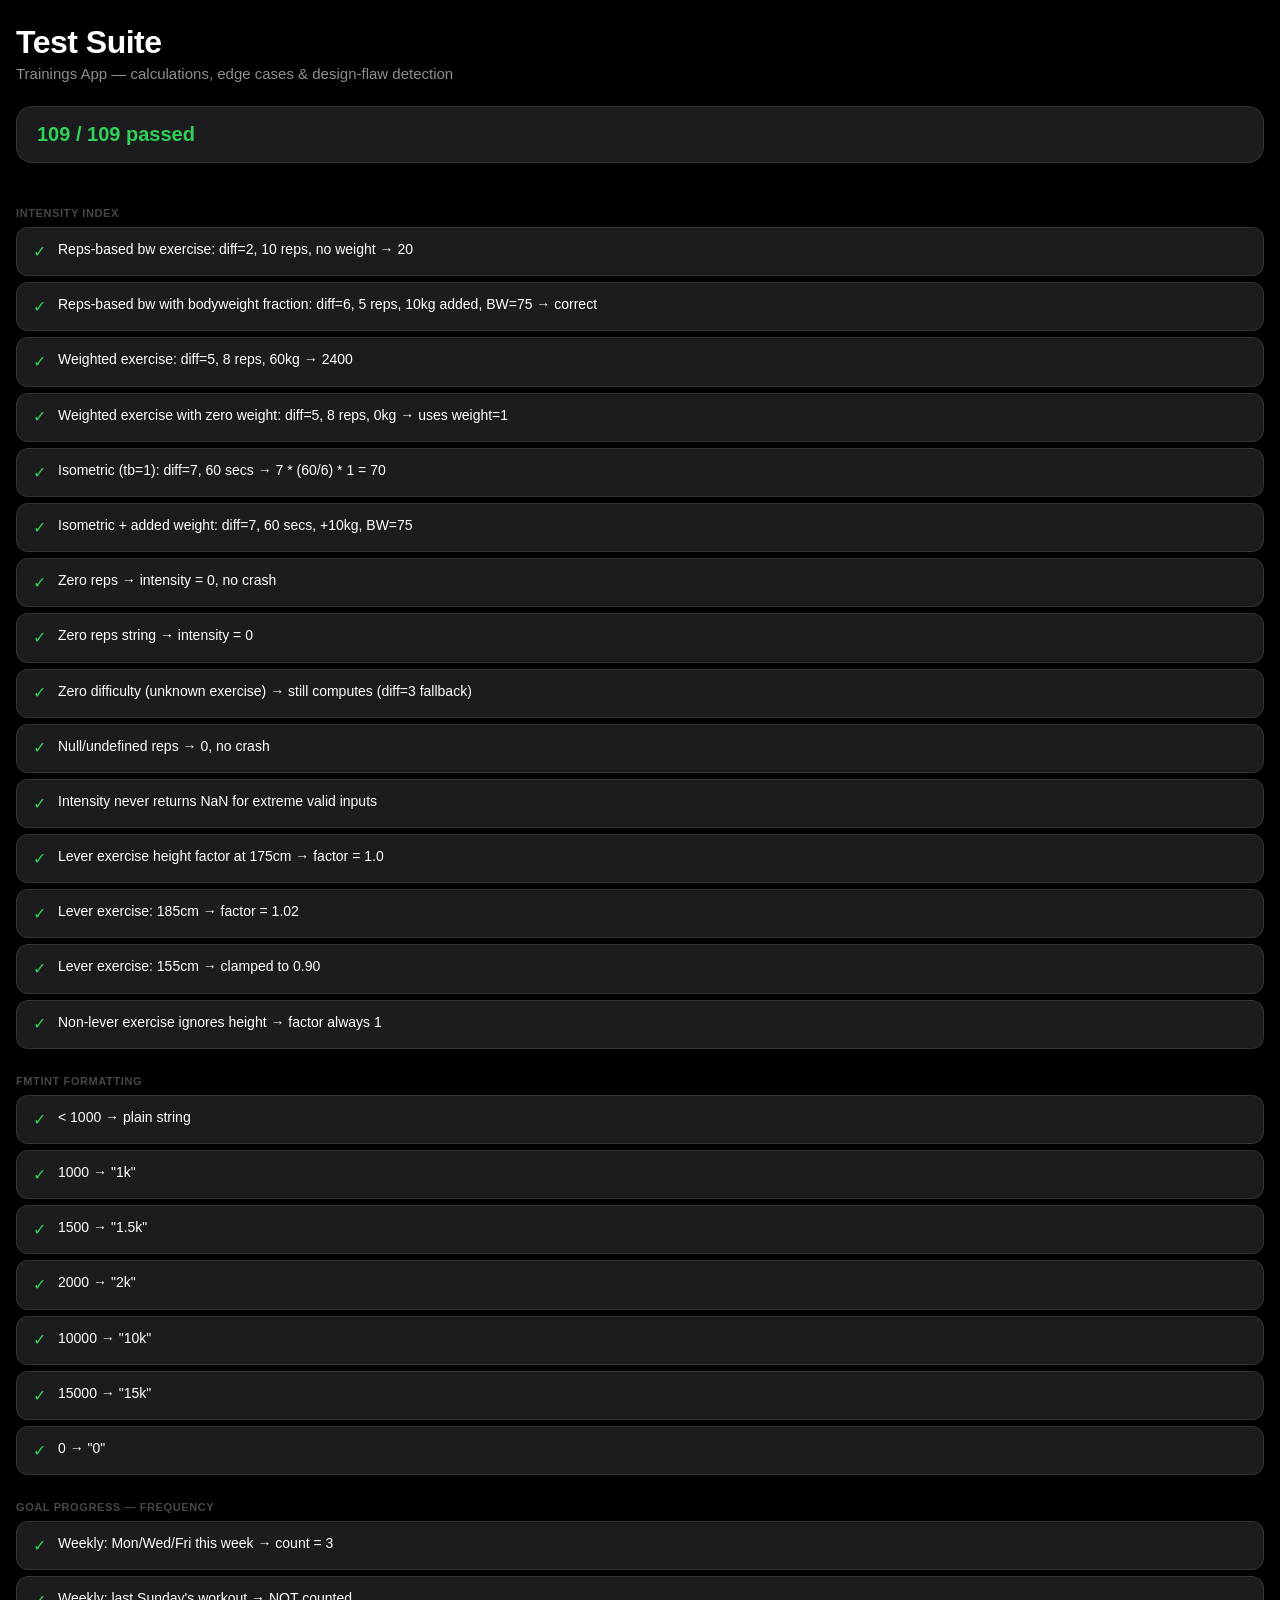
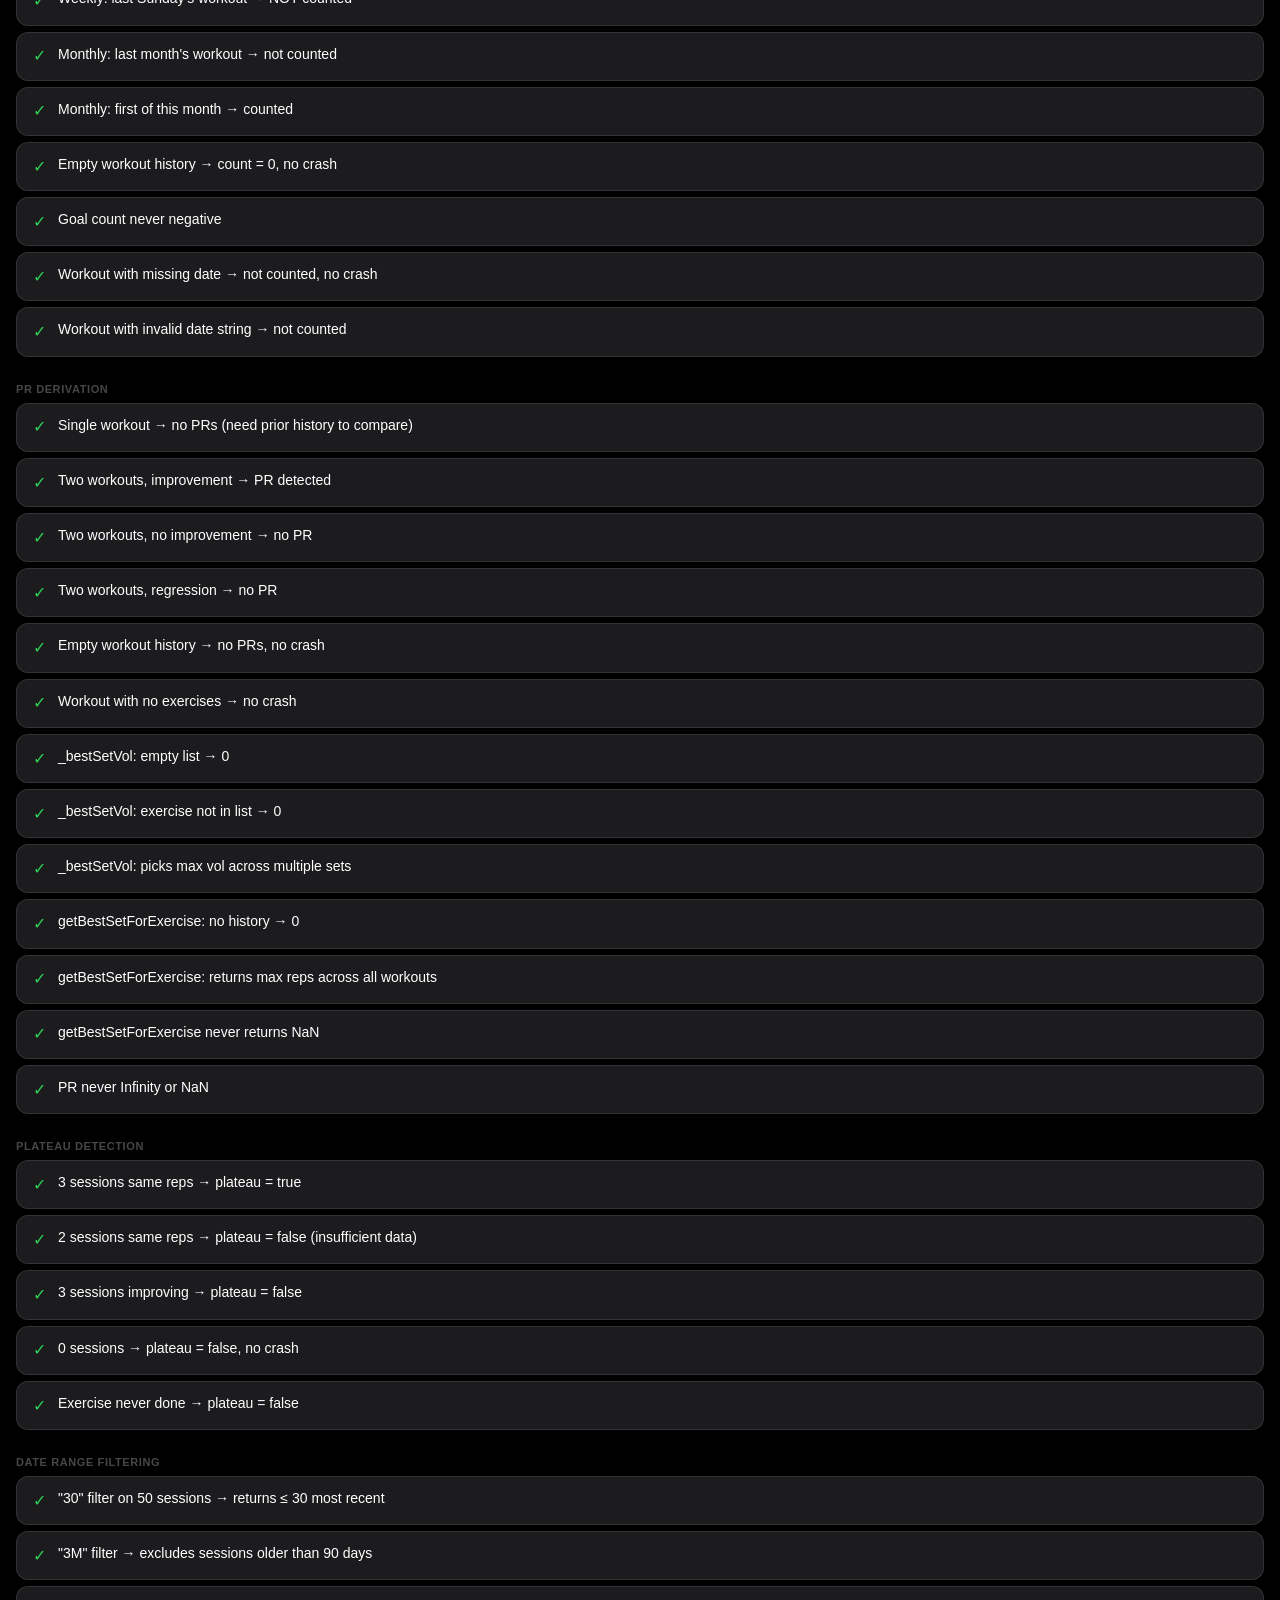
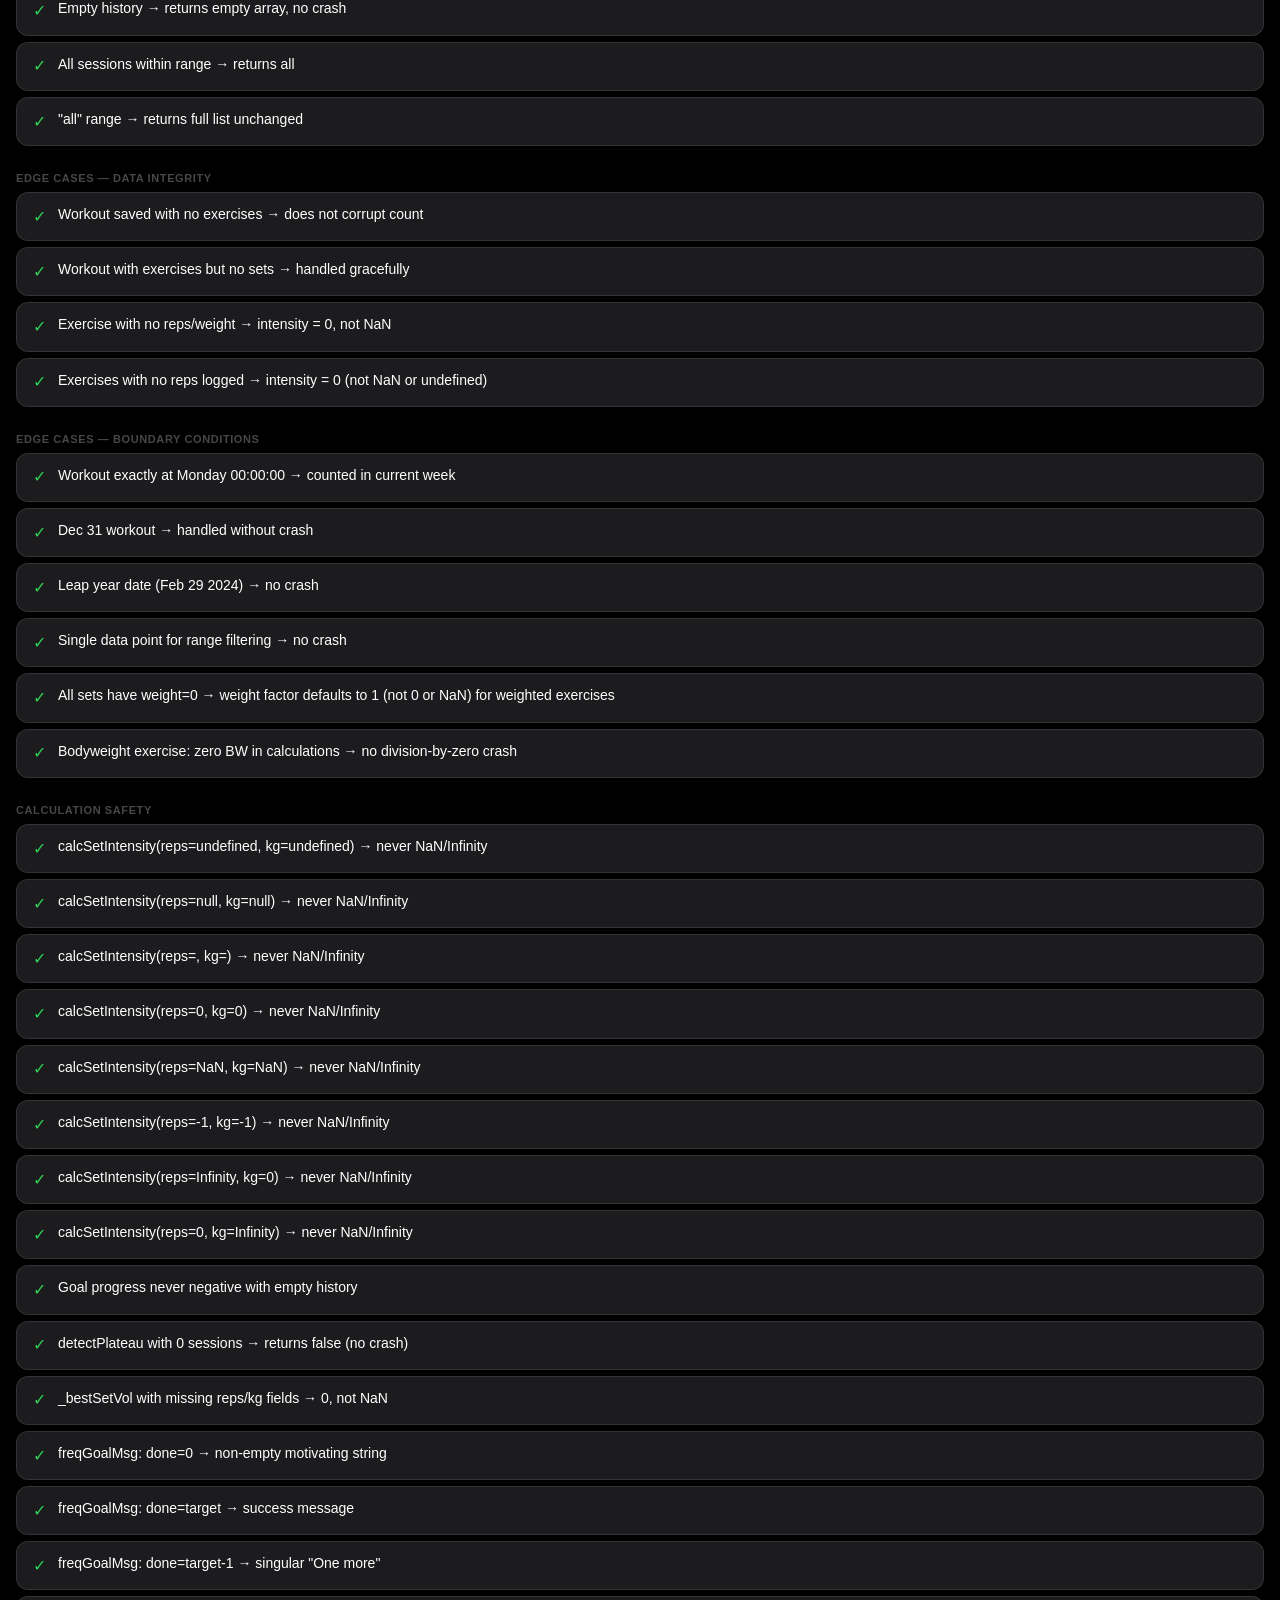
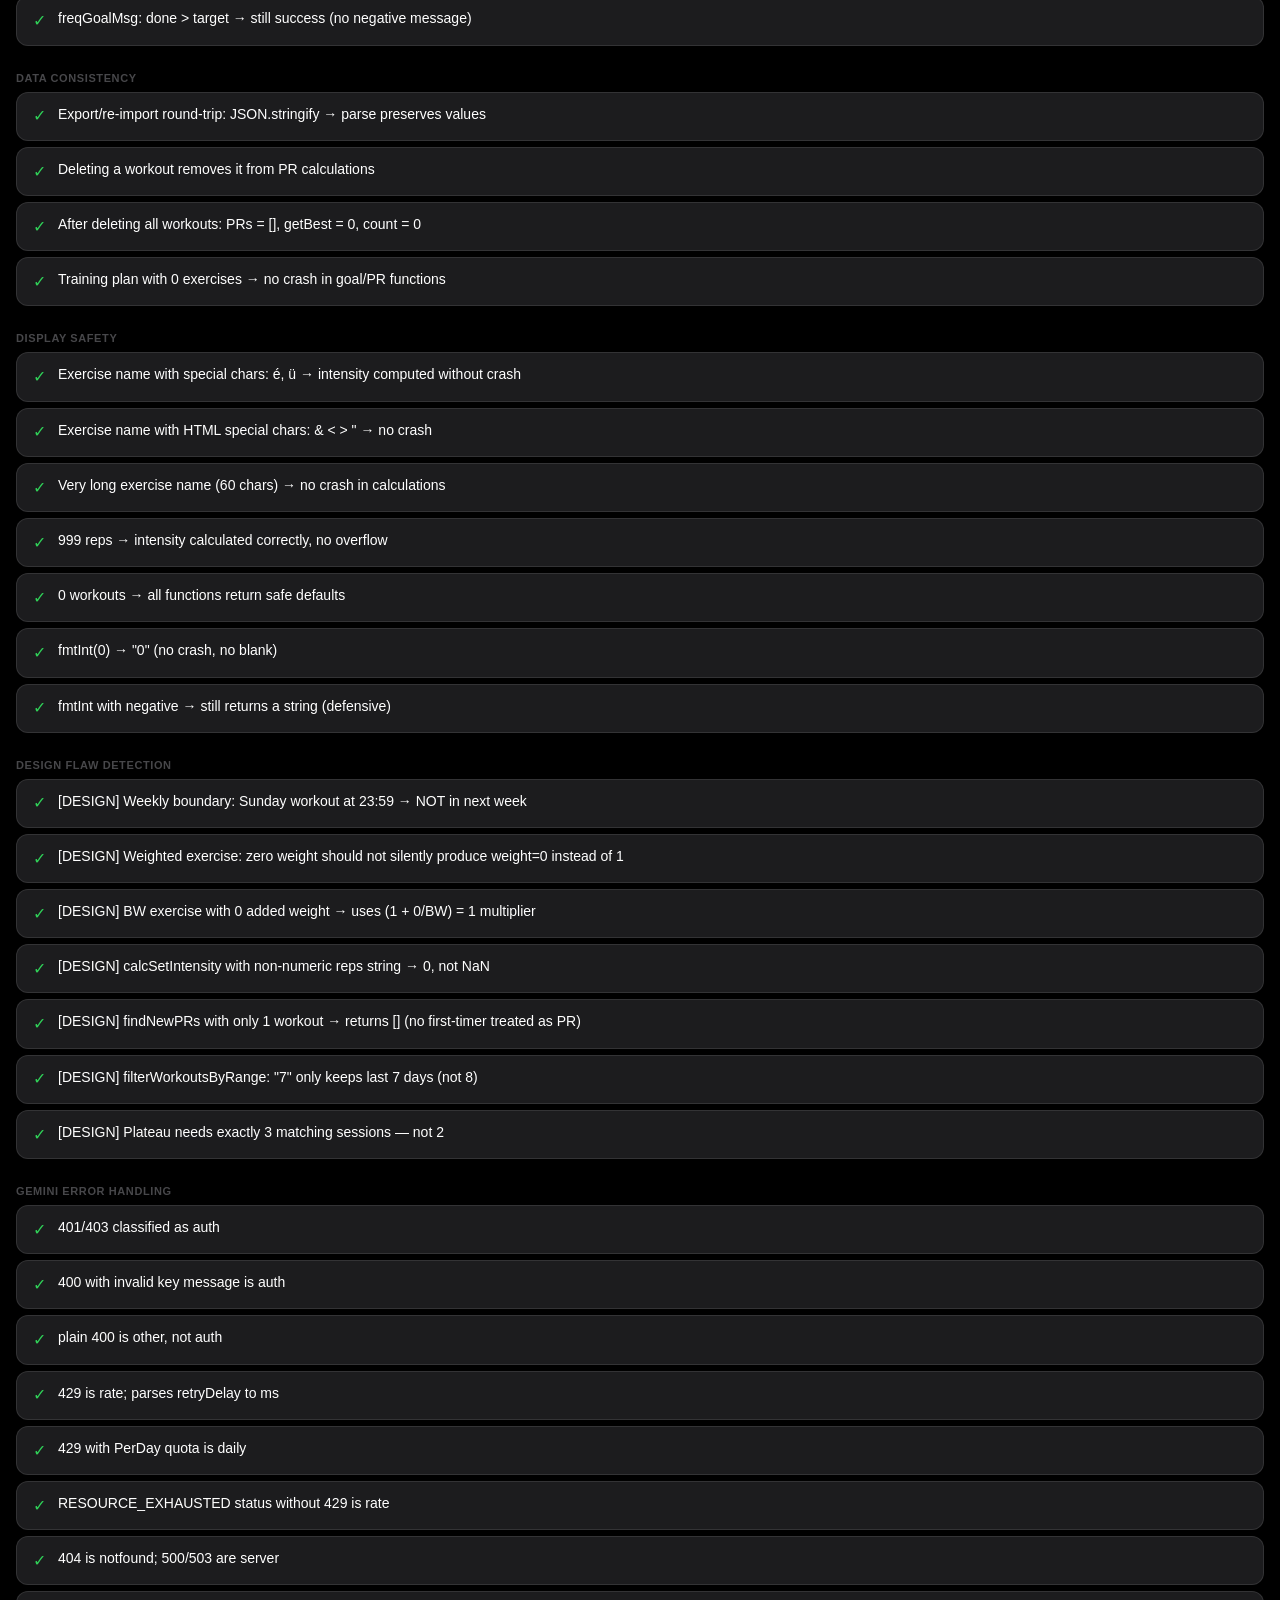
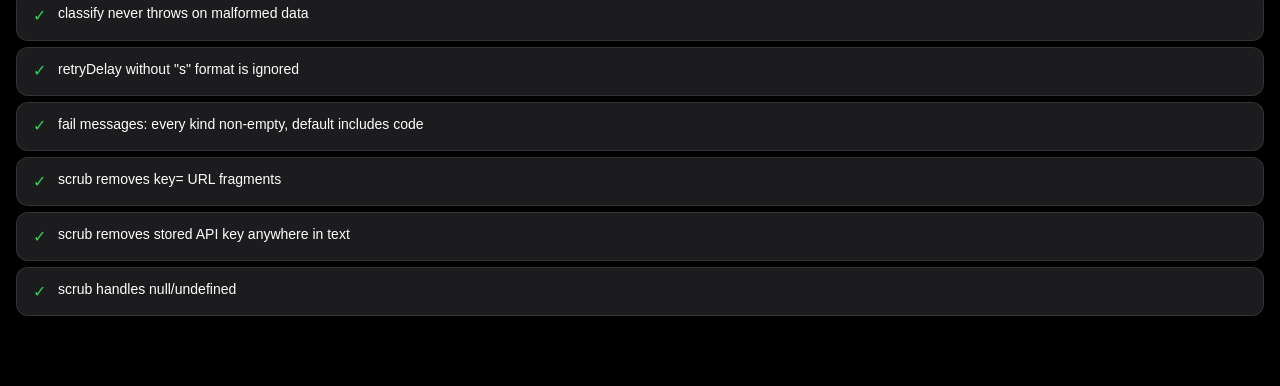
<file: tests.html>
<!DOCTYPE html>
<html lang="en">
<head>
<meta charset="UTF-8">
<meta name="viewport" content="width=device-width, initial-scale=1">
<title>Trainings App — Test Suite</title>
<style>
  :root {
    --bg: #000;
    --card: #1C1C1E;
    --label: #fff;
    --secondary: #ebebf599;
    --tertiary: #ebebf54d;
    --separator: rgba(255,255,255,.1);
    --green: #30D158;
    --red: #FF3B30;
    --blue: #0A84FF;
    --yellow: #FFD60A;
    --orange: #FF9F0A;
    --gutter: 1rem;
    font-family: -apple-system, BlinkMacSystemFont, 'SF Pro Text', 'Helvetica Neue', sans-serif;
  }
  * { box-sizing: border-box; margin: 0; padding: 0; }
  body { background: var(--bg); color: var(--label); min-height: 100vh; padding: 1.5rem var(--gutter) 4rem; }

  h1 { font-size: 2rem; font-weight: 700; letter-spacing: -.5px; margin-bottom: .25rem; }
  .subtitle { color: var(--secondary); font-size: .9375rem; margin-bottom: 1.5rem; }

  #summary-bar {
    display: flex; align-items: center; justify-content: space-between; gap: 1rem;
    background: var(--card); border-radius: 1rem;
    padding: 1rem 1.25rem; margin-bottom: 1.5rem;
    border: .5px solid var(--separator);
  }
  #summary-text { font-size: 1.25rem; font-weight: 700; }
  #summary-text.pass { color: var(--green); }
  #summary-text.fail { color: var(--red); }
  #copy-btn {
    background: rgba(10,132,255,.15); color: var(--blue); border: none;
    padding: .5rem 1rem; border-radius: .625rem; font-size: .875rem; font-weight: 600;
    cursor: pointer; font-family: inherit; display: none;
  }
  #copy-btn:active { opacity: .7; }

  .suite-header {
    font-size: .6875rem; font-weight: 600; letter-spacing: .6px;
    text-transform: uppercase; color: var(--tertiary);
    padding: 1.25rem 0 .5rem;
  }
  .test-card {
    display: flex; align-items: flex-start; gap: .75rem;
    background: var(--card); border-radius: .75rem;
    padding: .75rem 1rem; margin-bottom: .375rem;
    border: .5px solid var(--separator);
  }
  .test-icon { font-size: 1rem; flex-shrink: 0; margin-top: .05rem; line-height: 1.4; }
  .test-name { font-size: .875rem; font-weight: 500; color: var(--label); line-height: 1.4; }
  .test-detail {
    font-size: .75rem; color: var(--tertiary); margin-top: .25rem;
    font-family: 'SF Mono', 'Menlo', monospace; word-break: break-all; line-height: 1.5;
  }
  .test-card.pass .test-icon::after { content: '✓'; color: var(--green); }
  .test-card.fail .test-icon::after { content: '✗'; color: var(--red); }
  .test-card.fail { border-color: rgba(255,59,48,.30); }
  .test-card.warn .test-icon::after { content: '⚠'; color: var(--yellow); }
</style>
</head>
<body>

<h1>Test Suite</h1>
<p class="subtitle">Trainings App — calculations, edge cases &amp; design-flaw detection</p>

<div id="summary-bar">
  <div id="summary-text">Running…</div>
  <button id="copy-btn" onclick="copyFailures()">Copy failing tests</button>
</div>

<div id="results"></div>

<script>
'use strict';

/* ══════════════════════════════════════════════════════════
   PRODUCTION FUNCTIONS (extracted verbatim from index.html)
   ══════════════════════════════════════════════════════════ */

const EXERCISE_META = {
  'Push-ups':{type:'bw',diff:2},'Dips':{type:'bw',diff:4},
  'Pike push-ups':{type:'bw',diff:3},'Handstand push-ups':{type:'bw',diff:9},
  'Handstand Hold':{type:'bw',diff:7,tb:1},
  'Diamond push-ups':{type:'bw',diff:3},'Archer push-ups':{type:'bw',diff:7},
  'Pull-ups':{type:'bw',diff:6},'Chin-ups':{type:'bw',diff:7},
  'Rows':{type:'bw',diff:4},'Muscle-ups':{type:'bw',diff:8},
  'Front Lever Hold':{type:'bw',diff:8,tb:1},
  'Planks':{type:'bw',diff:2,tb:1},'Leg raises':{type:'bw',diff:3},
  'Sit-ups':{type:'bw',diff:2},
  'Tuck front lever':{type:'bw',diff:5,tb:1},
  'Full front lever':{type:'bw',diff:9,tb:1},
  'Bench press':{type:'w',diff:5},'Back squat':{type:'w',diff:6},
  'Deadlift':{type:'w',diff:6},'Overhead press':{type:'w',diff:5},
  'Bicep curls':{type:'w',diff:2},'Lateral raises':{type:'w',diff:2},
};

const LEVER_EXERCISES = new Set([
  'Tuck front lever','Advanced tuck front lever','Straddle front lever','Full front lever',
  'Front Lever Hold','Front Lever Bicycles','Tucked Front Lever Rows',
  'Tuck back lever','Straddle back lever','Full back lever',
  'Tuck planche','Advanced tuck planche','Straddle planche','Full planche',
  'Human flag','Dragon flag',
]);

let _mockBW = 75;
let _mockHeight = 175;
function getUserBW()     { return _mockBW; }
function getUserHeight() { return _mockHeight; }

function getExMeta(name) {
  return EXERCISE_META[name] || { type: 'bw', diff: 3 };
}

function heightLeverFactor(name) {
  if (!LEVER_EXERCISES.has(name)) return 1;
  const delta = getUserHeight() - 175;
  return Math.min(1.10, Math.max(0.90, 1 + delta * 0.002));
}

function calcSetIntensity(name, reps, kg) {
  const meta = getExMeta(name);
  const rawReps = parseFloat(reps);
  const rawKg   = parseFloat(kg);
  const raw = (isFinite(rawReps) && rawReps > 0) ? rawReps : 0;
  const w   = (isFinite(rawKg)   && rawKg   > 0) ? rawKg   : 0;
  const diff = (isFinite(meta.diff) && meta.diff > 0) ? meta.diff : 1;
  if (!raw) return 0;
  const r = meta.tb ? raw / 6 : raw;
  const base = meta.type === 'w'
    ? diff * r * (w || 1)
    : diff * r * (1 + w / getUserBW());
  return Math.round(base * heightLeverFactor(name));
}

function fmtInt(n) {
  return n >= 10000 ? Math.round(n/1000) + 'k'
       : n >= 1000  ? (n/1000).toFixed(1).replace(/\.0$/, '') + 'k'
       : String(n);
}

/* Workouts array — tests inject their own */
let workouts = [];

function countWorkoutsInPeriod(period) {
  const now = new Date();
  let startMs;
  if (period === 'week') {
    const day = now.getDay();
    const daysBack = day === 0 ? 6 : day - 1;
    const monday = new Date(now.getFullYear(), now.getMonth(), now.getDate() - daysBack);
    startMs = monday.getTime();
  } else {
    startMs = new Date(now.getFullYear(), now.getMonth(), 1).getTime();
  }
  return workouts.filter(w => {
    if (!w.date) return false;
    const t = new Date(w.date).getTime();
    return !isNaN(t) && t >= startMs;
  }).length;
}

function _bestSetVol(workoutList, exName) {
  let best = 0;
  workoutList.forEach(w => {
    (w.exercises || []).forEach(ex => {
      if ((ex.name || '').trim() !== exName) return;
      (ex.sets || []).forEach(s => {
        const reps = parseFloat(s.reps) || 0;
        const kg   = parseFloat(s.kg)   || 0;
        const vol  = reps * Math.max(1, kg);
        if (vol > best) best = vol;
      });
    });
  });
  return best;
}

function findNewPRs() {
  if (workouts.length < 2) return [];
  const latest  = workouts[0];
  const history = workouts.slice(1);
  const results = [];
  const seen    = new Set();
  latest.exercises.forEach(ex => {
    const name = (ex.name || '').trim();
    if (!name || seen.has(name) || ex.killer) return;
    seen.add(name);
    let latestVol = 0, latestReps = 0, latestKg = 0;
    ex.sets.forEach(s => {
      const reps = parseFloat(s.reps) || 0;
      const kg   = parseFloat(s.kg)   || 0;
      const vol  = reps * Math.max(1, kg);
      if (vol > latestVol) { latestVol = vol; latestReps = reps; latestKg = kg; }
    });
    if (latestVol <= 0) return;
    const prevBest = _bestSetVol(history, name);
    if (prevBest <= 0) return;
    if (latestVol <= prevBest) return;
    results.push({ name, label: `${latestReps} reps`, gain: latestVol - prevBest });
  });
  return results.sort((a, b) => b.gain - a.gain);
}

function getBestSetForExercise(name) {
  let best = 0;
  workouts.forEach(w => {
    (w.exercises || []).filter(ex => ex.name === name).forEach(ex => {
      (ex.sets || []).forEach(s => {
        const v = parseFloat(s.reps) || 0;
        if (v > best) best = v;
      });
    });
  });
  return best;
}

function freqGoalMsg(done, target) {
  const left = target - done;
  if (done === 0)    return `${target} workout${target !== 1 ? 's' : ''} to go — let's get started!`;
  if (left <= 0)     return '🎉 Goal reached — great work!';
  if (left === 1)    return 'One more to hit your goal!';
  return `${left} more workout${left !== 1 ? 's' : ''} to go — keep it up!`;
}

/* plateau detection — 3+ sessions same best reps = plateau */
function detectPlateau(name, sessionCount = 3) {
  const sessions = workouts
    .filter(w => (w.exercises || []).some(ex => ex.name === name))
    .slice(0, sessionCount);
  if (sessions.length < sessionCount) return false;
  const bests = sessions.map(w => {
    let best = 0;
    (w.exercises || []).filter(ex => ex.name === name).forEach(ex => {
      (ex.sets || []).forEach(s => { const v = parseFloat(s.reps) || 0; if (v > best) best = v; });
    });
    return best;
  });
  return bests.every(v => v === bests[0]);
}

/* date range filter — mirrors Progress screen logic */
function filterWorkoutsByRange(list, range) {
  if (!range || range === 'all') return list;
  if (range === '30') return list.slice(-30);
  const now = Date.now();
  const msPerDay = 86400000;
  const days = range === '7' ? 7
             : range === '3M' ? 90 : range === '6M' ? 180 : range === '1Y' ? 365 : null;
  if (!days) return list;
  const cutoff = now - days * msPerDay;
  return list.filter(w => w.date && new Date(w.date).getTime() >= cutoff);
}

/* helpers for building fixture workouts */
function daysAgo(n) {
  const d = new Date();
  d.setDate(d.getDate() - n);
  return d.toISOString();
}
function mondayThisWeek() {
  const now = new Date();
  const day = now.getDay();
  const back = day === 0 ? 6 : day - 1;
  const m = new Date(now.getFullYear(), now.getMonth(), now.getDate() - back);
  return m.toISOString();
}
function lastSunday() {
  const now = new Date();
  const day = now.getDay();
  const back = day === 0 ? 7 : day + 0; // previous Sunday
  const s = new Date(now.getFullYear(), now.getMonth(), now.getDate() - back);
  s.setHours(23, 59, 0);
  return s.toISOString();
}
function firstOfThisMonth() {
  const now = new Date();
  return new Date(now.getFullYear(), now.getMonth(), 1).toISOString();
}
function lastMonth() {
  const now = new Date();
  return new Date(now.getFullYear(), now.getMonth() - 1, 15).toISOString();
}

function makeWorkout(date, exercises) {
  return {
    id: Date.now() + Math.random(),
    date,
    duration: 1800,
    exercises: exercises.map(e => ({
      name: e.name,
      sets: e.sets.map(s => ({ reps: String(s.reps || 0), kg: String(s.kg || 0) }))
    }))
  };
}

/* ══════════════════════════════════════════════════════════
   TEST RUNNER
   ══════════════════════════════════════════════════════════ */

const _results = [];
let _currentSuite = '';

function suite(name) {
  _currentSuite = name;
}

function runTest(name, fn) {
  const entry = { suite: _currentSuite, name, pass: false, detail: '' };
  try {
    fn();
    entry.pass = true;
  } catch(e) {
    entry.detail = e.message || String(e);
  }
  _results.push(entry);
}

function assertEqual(actual, expected, tolerance) {
  if (typeof expected === 'number' && typeof actual === 'number') {
    const tol = (tolerance !== undefined) ? tolerance : 0.01;
    if (Math.abs(actual - expected) > tol) {
      throw new Error(`Expected ${expected} (±${tol}), got ${actual}`);
    }
  } else {
    if (actual !== expected) {
      throw new Error(`Expected ${JSON.stringify(expected)}, got ${JSON.stringify(actual)}`);
    }
  }
}

function assertDeepEqual(actual, expected) {
  const a = JSON.stringify(actual), e = JSON.stringify(expected);
  if (a !== e) throw new Error(`Expected ${e}, got ${a}`);
}

function assertNotNaN(val, label) {
  if (typeof val !== 'number' || isNaN(val)) throw new Error(`${label || 'Value'} is NaN (got ${val})`);
}

function assertNotInfinity(val, label) {
  if (!isFinite(val)) throw new Error(`${label || 'Value'} is Infinity (got ${val})`);
}

function assertNotNegative(val, label) {
  if (val < 0) throw new Error(`${label || 'Value'} is negative (got ${val})`);
}

function assertNoThrow(fn, label) {
  try { fn(); } catch(e) { throw new Error(`${label || 'Function'} threw: ${e.message}`); }
}

function assertTruthy(val, msg) {
  if (!val) throw new Error(msg || `Expected truthy, got ${JSON.stringify(val)}`);
}

function assertFalsy(val, msg) {
  if (val) throw new Error(msg || `Expected falsy, got ${JSON.stringify(val)}`);
}

/* ══════════════════════════════════════════════════════════
   INTENSITY INDEX
   ══════════════════════════════════════════════════════════ */
suite('Intensity Index');

runTest('Reps-based bw exercise: diff=2, 10 reps, no weight → 20', () => {
  _mockBW = 75;
  // Push-ups: type=bw, diff=2
  // base = 2 * 10 * (1 + 0/75) = 20. heightFactor=1 (not lever). result=20
  assertEqual(calcSetIntensity('Push-ups', 10, 0), 20);
});

runTest('Reps-based bw with bodyweight fraction: diff=6, 5 reps, 10kg added, BW=75 → correct', () => {
  _mockBW = 75;
  // Pull-ups: diff=6, bw, 5 reps, +10kg added weight
  // base = 6 * 5 * (1 + 10/75) = 30 * 1.1333 = 34.0 → Math.round = 34
  const result = calcSetIntensity('Pull-ups', 5, 10);
  const expected = Math.round(6 * 5 * (1 + 10/75));
  assertEqual(result, expected);
});

runTest('Weighted exercise: diff=5, 8 reps, 60kg → 2400', () => {
  // Bench press: type=w, diff=5
  // base = 5 * 8 * 60 = 2400. heightFactor=1
  assertEqual(calcSetIntensity('Bench press', 8, 60), 2400);
});

runTest('Weighted exercise with zero weight: diff=5, 8 reps, 0kg → uses weight=1', () => {
  // type=w, w||1 = 1 → base = 5 * 8 * 1 = 40
  assertEqual(calcSetIntensity('Bench press', 8, 0), 40);
});

runTest('Isometric (tb=1): diff=7, 60 secs → 7 * (60/6) * 1 = 70', () => {
  _mockBW = 75;
  // Handstand Hold: type=bw, diff=7, tb=1
  // r = 60/6 = 10; base = 7 * 10 * (1 + 0/75) = 70
  assertEqual(calcSetIntensity('Handstand Hold', 60, 0), 70);
});

runTest('Isometric + added weight: diff=7, 60 secs, +10kg, BW=75', () => {
  _mockBW = 75;
  // r = 60/6 = 10; base = 7 * 10 * (1 + 10/75)
  const expected = Math.round(7 * (60/6) * (1 + 10/75));
  assertEqual(calcSetIntensity('Handstand Hold', 60, 10), expected);
});

runTest('Zero reps → intensity = 0, no crash', () => {
  assertEqual(calcSetIntensity('Pull-ups', 0, 0), 0);
});

runTest('Zero reps string → intensity = 0', () => {
  assertEqual(calcSetIntensity('Pull-ups', '0', 0), 0);
});

runTest('Zero difficulty (unknown exercise) → still computes (diff=3 fallback)', () => {
  // Unknown exercise gets {type:'bw', diff:3}
  const result = calcSetIntensity('Unknown XYZ', 10, 0);
  assertNotNaN(result, 'Unknown exercise intensity');
  assertEqual(result, Math.round(3 * 10 * 1));
});

runTest('Null/undefined reps → 0, no crash', () => {
  assertNoThrow(() => {
    const r = calcSetIntensity('Push-ups', null, undefined);
    assertEqual(r, 0);
  }, 'calcSetIntensity with null reps');
});

runTest('Intensity never returns NaN for extreme valid inputs', () => {
  const r = calcSetIntensity('Deadlift', 999, 300);
  assertNotNaN(r, 'extreme inputs');
  assertNotInfinity(r, 'extreme inputs');
});

runTest('Lever exercise height factor at 175cm → factor = 1.0', () => {
  _mockHeight = 175;
  assertEqual(heightLeverFactor('Full front lever'), 1.0);
});

runTest('Lever exercise: 185cm → factor = 1.02', () => {
  _mockHeight = 185;
  assertEqual(heightLeverFactor('Full front lever'), 1.02);
});

runTest('Lever exercise: 155cm → clamped to 0.90', () => {
  _mockHeight = 155; // 175-20 = -0.04 → would be 0.96 → no, 155: delta=-20, 1 + -20*0.002 = 0.96
  // Actually 155cm: delta = -20, factor = max(0.90, 0.96) = 0.96
  assertEqual(heightLeverFactor('Full front lever'), 0.96);
  _mockHeight = 125; // delta = -50 → 1 - 0.1 = 0.90, clamped
  assertEqual(heightLeverFactor('Full front lever'), 0.90);
  _mockHeight = 175; // reset
});

runTest('Non-lever exercise ignores height → factor always 1', () => {
  _mockHeight = 200;
  assertEqual(heightLeverFactor('Push-ups'), 1);
  assertEqual(heightLeverFactor('Bench press'), 1);
  _mockHeight = 175;
});

/* ══════════════════════════════════════════════════════════
   FMTINT
   ══════════════════════════════════════════════════════════ */
suite('fmtInt formatting');

runTest('< 1000 → plain string', () => assertEqual(fmtInt(999), '999'));
runTest('1000 → "1k"', () => assertEqual(fmtInt(1000), '1k'));
runTest('1500 → "1.5k"', () => assertEqual(fmtInt(1500), '1.5k'));
runTest('2000 → "2k"', () => assertEqual(fmtInt(2000), '2k'));
runTest('10000 → "10k"', () => assertEqual(fmtInt(10000), '10k'));
runTest('15000 → "15k"', () => assertEqual(fmtInt(15000), '15k'));
runTest('0 → "0"', () => assertEqual(fmtInt(0), '0'));

/* ══════════════════════════════════════════════════════════
   GOAL PROGRESS — FREQUENCY
   ══════════════════════════════════════════════════════════ */
suite('Goal Progress — Frequency');

runTest('Weekly: Mon/Wed/Fri this week → count = 3', () => {
  const mon = mondayThisWeek();
  workouts = [
    makeWorkout(mon, [{name:'Push-ups',sets:[{reps:10}]}]),
    makeWorkout(daysAgo(2), [{name:'Pull-ups',sets:[{reps:5}]}]),
    makeWorkout(daysAgo(4), [{name:'Sit-ups',sets:[{reps:20}]}]),
  ].filter(w => new Date(w.date) >= new Date(mondayThisWeek()));
  // Build exactly 3 workouts this week
  const now = new Date();
  const day = now.getDay();
  const back = day === 0 ? 6 : day - 1;
  const mondayDate = new Date(now.getFullYear(), now.getMonth(), now.getDate() - back);
  workouts = [
    makeWorkout(new Date(mondayDate.getTime() + 0*86400000).toISOString(), [{name:'Push-ups',sets:[{reps:10}]}]),
    makeWorkout(new Date(mondayDate.getTime() + 1*86400000).toISOString(), [{name:'Pull-ups',sets:[{reps:5}]}]),
    makeWorkout(new Date(mondayDate.getTime() + 2*86400000).toISOString(), [{name:'Sit-ups',sets:[{reps:20}]}]),
  ];
  assertEqual(countWorkoutsInPeriod('week'), 3);
});

runTest('Weekly: last Sunday\'s workout → NOT counted', () => {
  workouts = [makeWorkout(lastSunday(), [{name:'Push-ups',sets:[{reps:10}]}])];
  assertEqual(countWorkoutsInPeriod('week'), 0);
});

runTest('Monthly: last month\'s workout → not counted', () => {
  workouts = [makeWorkout(lastMonth(), [{name:'Push-ups',sets:[{reps:10}]}])];
  assertEqual(countWorkoutsInPeriod('month'), 0);
});

runTest('Monthly: first of this month → counted', () => {
  workouts = [makeWorkout(firstOfThisMonth(), [{name:'Push-ups',sets:[{reps:10}]}])];
  assertEqual(countWorkoutsInPeriod('month'), 1);
});

runTest('Empty workout history → count = 0, no crash', () => {
  workouts = [];
  assertEqual(countWorkoutsInPeriod('week'), 0);
  assertEqual(countWorkoutsInPeriod('month'), 0);
});

runTest('Goal count never negative', () => {
  workouts = [];
  assertNotNegative(countWorkoutsInPeriod('week'), 'week count');
  assertNotNegative(countWorkoutsInPeriod('month'), 'month count');
});

runTest('Workout with missing date → not counted, no crash', () => {
  workouts = [{ id: 1, date: null, exercises: [] }, { id: 2, date: undefined, exercises: [] }];
  assertNoThrow(() => countWorkoutsInPeriod('week'), 'null/undefined dates');
  assertEqual(countWorkoutsInPeriod('week'), 0);
});

runTest('Workout with invalid date string → not counted', () => {
  workouts = [makeWorkout('not-a-date', [{name:'Push-ups',sets:[{reps:10}]}])];
  assertEqual(countWorkoutsInPeriod('week'), 0);
});

/* ══════════════════════════════════════════════════════════
   PR DERIVATION
   ══════════════════════════════════════════════════════════ */
suite('PR Derivation');

runTest('Single workout → no PRs (need prior history to compare)', () => {
  workouts = [makeWorkout(daysAgo(1), [{name:'Pull-ups',sets:[{reps:10}]}])];
  assertDeepEqual(findNewPRs(), []);
});

runTest('Two workouts, improvement → PR detected', () => {
  workouts = [
    makeWorkout(daysAgo(1), [{name:'Pull-ups',sets:[{reps:12}]}]),
    makeWorkout(daysAgo(7), [{name:'Pull-ups',sets:[{reps:10}]}]),
  ];
  const prs = findNewPRs();
  assertEqual(prs.length, 1);
  assertEqual(prs[0].name, 'Pull-ups');
});

runTest('Two workouts, no improvement → no PR', () => {
  workouts = [
    makeWorkout(daysAgo(1), [{name:'Pull-ups',sets:[{reps:10}]}]),
    makeWorkout(daysAgo(7), [{name:'Pull-ups',sets:[{reps:10}]}]),
  ];
  assertDeepEqual(findNewPRs(), []);
});

runTest('Two workouts, regression → no PR', () => {
  workouts = [
    makeWorkout(daysAgo(1), [{name:'Pull-ups',sets:[{reps:8}]}]),
    makeWorkout(daysAgo(7), [{name:'Pull-ups',sets:[{reps:10}]}]),
  ];
  assertDeepEqual(findNewPRs(), []);
});

runTest('Empty workout history → no PRs, no crash', () => {
  workouts = [];
  assertNoThrow(() => findNewPRs(), 'findNewPRs empty');
  assertDeepEqual(findNewPRs(), []);
});

runTest('Workout with no exercises → no crash', () => {
  workouts = [
    { id: 1, date: daysAgo(1), exercises: [] },
    { id: 2, date: daysAgo(7), exercises: [] },
  ];
  assertNoThrow(() => findNewPRs(), 'no exercises');
});

runTest('_bestSetVol: empty list → 0', () => {
  assertEqual(_bestSetVol([], 'Pull-ups'), 0);
});

runTest('_bestSetVol: exercise not in list → 0', () => {
  const w = makeWorkout(daysAgo(1), [{name:'Push-ups',sets:[{reps:10}]}]);
  assertEqual(_bestSetVol([w], 'Pull-ups'), 0);
});

runTest('_bestSetVol: picks max vol across multiple sets', () => {
  const w = makeWorkout(daysAgo(1), [{name:'Pull-ups',sets:[{reps:8,kg:10},{reps:10,kg:0},{reps:6,kg:15}]}]);
  // volumes: 8*10=80, 10*1=10, 6*15=90 → best=90
  assertEqual(_bestSetVol([w], 'Pull-ups'), 90);
});

runTest('getBestSetForExercise: no history → 0', () => {
  workouts = [];
  assertEqual(getBestSetForExercise('Pull-ups'), 0);
});

runTest('getBestSetForExercise: returns max reps across all workouts', () => {
  workouts = [
    makeWorkout(daysAgo(1), [{name:'Pull-ups',sets:[{reps:12}]}]),
    makeWorkout(daysAgo(7), [{name:'Pull-ups',sets:[{reps:15}]}]),
    makeWorkout(daysAgo(14), [{name:'Pull-ups',sets:[{reps:10}]}]),
  ];
  assertEqual(getBestSetForExercise('Pull-ups'), 15);
});

runTest('getBestSetForExercise never returns NaN', () => {
  workouts = [makeWorkout(daysAgo(1), [{name:'Pull-ups',sets:[{reps:'',kg:''}]}])];
  const v = getBestSetForExercise('Pull-ups');
  assertNotNaN(v, 'getBestSetForExercise');
  assertNotInfinity(v, 'getBestSetForExercise');
});

runTest('PR never Infinity or NaN', () => {
  workouts = [
    makeWorkout(daysAgo(1), [{name:'Pull-ups',sets:[{reps:12}]}]),
    makeWorkout(daysAgo(7), [{name:'Pull-ups',sets:[{reps:10}]}]),
  ];
  const prs = findNewPRs();
  prs.forEach(pr => {
    assertNotNaN(pr.gain, 'PR gain');
    assertNotInfinity(pr.gain, 'PR gain');
  });
});

/* ══════════════════════════════════════════════════════════
   PLATEAU DETECTION
   ══════════════════════════════════════════════════════════ */
suite('Plateau Detection');

runTest('3 sessions same reps → plateau = true', () => {
  workouts = [
    makeWorkout(daysAgo(1), [{name:'Pull-ups',sets:[{reps:10}]}]),
    makeWorkout(daysAgo(8), [{name:'Pull-ups',sets:[{reps:10}]}]),
    makeWorkout(daysAgo(15), [{name:'Pull-ups',sets:[{reps:10}]}]),
  ];
  assertTruthy(detectPlateau('Pull-ups'), '3 same reps should be plateau');
});

runTest('2 sessions same reps → plateau = false (insufficient data)', () => {
  workouts = [
    makeWorkout(daysAgo(1), [{name:'Pull-ups',sets:[{reps:10}]}]),
    makeWorkout(daysAgo(8), [{name:'Pull-ups',sets:[{reps:10}]}]),
  ];
  assertFalsy(detectPlateau('Pull-ups'), '2 sessions not enough for plateau');
});

runTest('3 sessions improving → plateau = false', () => {
  workouts = [
    makeWorkout(daysAgo(1), [{name:'Pull-ups',sets:[{reps:12}]}]),
    makeWorkout(daysAgo(8), [{name:'Pull-ups',sets:[{reps:11}]}]),
    makeWorkout(daysAgo(15), [{name:'Pull-ups',sets:[{reps:10}]}]),
  ];
  assertFalsy(detectPlateau('Pull-ups'), 'improving trend is not plateau');
});

runTest('0 sessions → plateau = false, no crash', () => {
  workouts = [];
  assertNoThrow(() => detectPlateau('Pull-ups'), 'empty workouts plateau');
  assertFalsy(detectPlateau('Pull-ups'), 'no sessions = false');
});

runTest('Exercise never done → plateau = false', () => {
  workouts = [makeWorkout(daysAgo(1), [{name:'Push-ups',sets:[{reps:10}]}])];
  assertFalsy(detectPlateau('Pull-ups'), 'never done exercise = false');
});

/* ══════════════════════════════════════════════════════════
   DATE RANGE FILTERING
   ══════════════════════════════════════════════════════════ */
suite('Date Range Filtering');

runTest('"30" filter on 50 sessions → returns ≤ 30 most recent', () => {
  const list = Array.from({length:50}, (_,i) => makeWorkout(daysAgo(i), [{name:'Push-ups',sets:[{reps:10}]}]));
  const filtered = filterWorkoutsByRange(list, '30');
  assertTruthy(filtered.length <= 30, `Expected ≤30, got ${filtered.length}`);
  assertTruthy(filtered.length > 0, 'Should have results');
});

runTest('"3M" filter → excludes sessions older than 90 days', () => {
  const list = [
    makeWorkout(daysAgo(10), [{name:'Push-ups',sets:[{reps:10}]}]),
    makeWorkout(daysAgo(60), [{name:'Push-ups',sets:[{reps:10}]}]),
    makeWorkout(daysAgo(100), [{name:'Push-ups',sets:[{reps:10}]}]),
    makeWorkout(daysAgo(200), [{name:'Push-ups',sets:[{reps:10}]}]),
  ];
  const filtered = filterWorkoutsByRange(list, '3M');
  assertEqual(filtered.length, 2);
});

runTest('Empty history → returns empty array, no crash', () => {
  assertNoThrow(() => { const r = filterWorkoutsByRange([], '30'); assertDeepEqual(r, []); }, 'empty filter');
});

runTest('All sessions within range → returns all', () => {
  const list = [
    makeWorkout(daysAgo(1), [{name:'Push-ups',sets:[{reps:10}]}]),
    makeWorkout(daysAgo(3), [{name:'Push-ups',sets:[{reps:10}]}]),
    makeWorkout(daysAgo(5), [{name:'Push-ups',sets:[{reps:10}]}]),
  ];
  const filtered = filterWorkoutsByRange(list, '30');
  assertEqual(filtered.length, 3);
});

runTest('"all" range → returns full list unchanged', () => {
  const list = Array.from({length:100}, (_,i) => makeWorkout(daysAgo(i*3), [{name:'Push-ups',sets:[{reps:10}]}]));
  assertEqual(filterWorkoutsByRange(list, 'all').length, 100);
});

/* ══════════════════════════════════════════════════════════
   EDGE CASES — DATA INTEGRITY
   ══════════════════════════════════════════════════════════ */
suite('Edge Cases — Data Integrity');

runTest('Workout saved with no exercises → does not corrupt count', () => {
  workouts = [{ id: 1, date: daysAgo(1), exercises: [], duration: 60 }];
  assertNoThrow(() => countWorkoutsInPeriod('week'), 'no-exercises workout count');
  const prs = findNewPRs();
  assertDeepEqual(prs, []);
});

runTest('Workout with exercises but no sets → handled gracefully', () => {
  workouts = [
    { id: 1, date: daysAgo(1), exercises: [{name:'Pull-ups', sets:[]}], duration: 60 },
    { id: 2, date: daysAgo(7), exercises: [{name:'Pull-ups', sets:[]}], duration: 60 },
  ];
  assertNoThrow(() => findNewPRs(), 'no-sets exercises');
  assertNoThrow(() => getBestSetForExercise('Pull-ups'), 'getBest no sets');
  assertEqual(getBestSetForExercise('Pull-ups'), 0);
});

runTest('Exercise with no reps/weight → intensity = 0, not NaN', () => {
  const result = calcSetIntensity('Push-ups', '', '');
  assertEqual(result, 0);
  assertNotNaN(result, 'empty string inputs');
});

runTest('Exercises with no reps logged → intensity = 0 (not NaN or undefined)', () => {
  const r1 = calcSetIntensity('Pull-ups', undefined, undefined);
  const r2 = calcSetIntensity('Bench press', null, null);
  assertEqual(r1, 0); assertEqual(r2, 0);
  assertNotNaN(r1); assertNotNaN(r2);
});

/* ══════════════════════════════════════════════════════════
   EDGE CASES — BOUNDARY CONDITIONS
   ══════════════════════════════════════════════════════════ */
suite('Edge Cases — Boundary Conditions');

runTest('Workout exactly at Monday 00:00:00 → counted in current week', () => {
  const now = new Date();
  const day = now.getDay();
  const back = day === 0 ? 6 : day - 1;
  const monday = new Date(now.getFullYear(), now.getMonth(), now.getDate() - back, 0, 0, 0, 0);
  workouts = [makeWorkout(monday.toISOString(), [{name:'Push-ups',sets:[{reps:10}]}])];
  assertEqual(countWorkoutsInPeriod('week'), 1);
});

runTest('Dec 31 workout → handled without crash', () => {
  const dec31 = new Date(new Date().getFullYear(), 11, 31).toISOString();
  workouts = [makeWorkout(dec31, [{name:'Push-ups',sets:[{reps:10}]}])];
  assertNoThrow(() => countWorkoutsInPeriod('month'), 'Dec 31');
  assertNoThrow(() => findNewPRs(), 'Dec 31 PRs');
});

runTest('Leap year date (Feb 29 2024) → no crash', () => {
  workouts = [makeWorkout('2024-02-29T10:00:00.000Z', [{name:'Push-ups',sets:[{reps:10}]}])];
  assertNoThrow(() => countWorkoutsInPeriod('week'), 'leap year');
  assertNoThrow(() => getBestSetForExercise('Push-ups'), 'leap year best');
});

runTest('Single data point for range filtering → no crash', () => {
  const list = [makeWorkout(daysAgo(1), [{name:'Push-ups',sets:[{reps:10}]}])];
  assertNoThrow(() => filterWorkoutsByRange(list, '30'), 'single point filter');
});

runTest('All sets have weight=0 → weight factor defaults to 1 (not 0 or NaN) for weighted exercises', () => {
  // type='w': base = diff * r * (w || 1) — w||1 ensures 1 when w=0
  const result = calcSetIntensity('Bench press', 10, 0);
  assertNotNaN(result, 'zero weight weighted exercise');
  assertTruthy(result > 0, `Expected > 0, got ${result}`);
  assertEqual(result, 5 * 10 * 1); // diff=5, r=10, w||1=1
});

runTest('Bodyweight exercise: zero BW in calculations → no division-by-zero crash', () => {
  _mockBW = 0.001; // near-zero
  assertNoThrow(() => calcSetIntensity('Pull-ups', 10, 0), 'near-zero BW');
  _mockBW = 75;
});

/* ══════════════════════════════════════════════════════════
   EDGE CASES — CALCULATION SAFETY
   ══════════════════════════════════════════════════════════ */
suite('Calculation Safety');

const intensityInputs = [
  [undefined, undefined], [null, null], ['', ''], [0, 0],
  [NaN, NaN], [-1, -1], [Infinity, 0], [0, Infinity],
];

intensityInputs.forEach(([reps, kg]) => {
  runTest(`calcSetIntensity(reps=${reps}, kg=${kg}) → never NaN/Infinity`, () => {
    const r = calcSetIntensity('Push-ups', reps, kg);
    assertNotNaN(r, `reps=${reps}, kg=${kg}`);
    assertNotInfinity(r, `reps=${reps}, kg=${kg}`);
  });
});

runTest('Goal progress never negative with empty history', () => {
  workouts = [];
  assertNotNegative(countWorkoutsInPeriod('week'), 'week count empty');
  assertNotNegative(countWorkoutsInPeriod('month'), 'month count empty');
});

runTest('detectPlateau with 0 sessions → returns false (no crash)', () => {
  workouts = [];
  assertNoThrow(() => detectPlateau('Pull-ups'), 'plateau 0 sessions');
  assertEqual(detectPlateau('Pull-ups'), false);
});

runTest('_bestSetVol with missing reps/kg fields → 0, not NaN', () => {
  const w = { id:1, date: daysAgo(1), exercises: [{name:'Pull-ups', sets:[{}]}] };
  const result = _bestSetVol([w], 'Pull-ups');
  assertNotNaN(result, '_bestSetVol missing fields');
  assertEqual(result, 0); // reps=0 → vol=0
});

runTest('freqGoalMsg: done=0 → non-empty motivating string', () => {
  const msg = freqGoalMsg(0, 4);
  assertTruthy(msg.length > 0, 'empty message');
  assertTruthy(msg.includes('4'), 'should mention target');
});

runTest('freqGoalMsg: done=target → success message', () => {
  const msg = freqGoalMsg(4, 4);
  assertTruthy(msg.includes('🎉'), 'should have celebration emoji');
});

runTest('freqGoalMsg: done=target-1 → singular "One more"', () => {
  const msg = freqGoalMsg(3, 4);
  assertEqual(msg, 'One more to hit your goal!');
});

runTest('freqGoalMsg: done > target → still success (no negative message)', () => {
  const msg = freqGoalMsg(6, 4); // exceeded goal
  assertTruthy(msg.includes('🎉'), 'exceeded goal should show success');
});

/* ══════════════════════════════════════════════════════════
   DATA CONSISTENCY
   ══════════════════════════════════════════════════════════ */
suite('Data Consistency');

runTest('Export/re-import round-trip: JSON.stringify → parse preserves values', () => {
  const original = [
    makeWorkout(daysAgo(1), [{name:'Pull-ups',sets:[{reps:12,kg:5}]}]),
    makeWorkout(daysAgo(7), [{name:'Bench press',sets:[{reps:8,kg:60}]}]),
  ];
  const json = JSON.stringify(original);
  const restored = JSON.parse(json);
  assertEqual(restored[0].exercises[0].sets[0].reps, '12');
  assertEqual(restored[0].exercises[0].sets[0].kg, '5');
  assertEqual(restored[1].exercises[0].name, 'Bench press');
});

runTest('Deleting a workout removes it from PR calculations', () => {
  workouts = [
    makeWorkout(daysAgo(1), [{name:'Pull-ups',sets:[{reps:15}]}]),
    makeWorkout(daysAgo(7), [{name:'Pull-ups',sets:[{reps:10}]}]),
    makeWorkout(daysAgo(14), [{name:'Pull-ups',sets:[{reps:12}]}]),
  ];
  // Simulate deleting the latest (highest) workout
  workouts = workouts.slice(1);
  assertEqual(getBestSetForExercise('Pull-ups'), 12);
});

runTest('After deleting all workouts: PRs = [], getBest = 0, count = 0', () => {
  workouts = [];
  assertDeepEqual(findNewPRs(), []);
  assertEqual(getBestSetForExercise('Pull-ups'), 0);
  assertEqual(countWorkoutsInPeriod('week'), 0);
});

runTest('Training plan with 0 exercises → no crash in goal/PR functions', () => {
  workouts = [{ id: 1, date: daysAgo(1), exercises: [], duration: 0 }];
  assertNoThrow(() => findNewPRs(), 'empty exercise list');
  assertNoThrow(() => countWorkoutsInPeriod('week'), 'empty exercises count');
});

/* ══════════════════════════════════════════════════════════
   DISPLAY SAFETY
   ══════════════════════════════════════════════════════════ */
suite('Display Safety');

runTest('Exercise name with special chars: é, ü → intensity computed without crash', () => {
  assertNoThrow(() => calcSetIntensity('Développé', 10, 0), 'accented chars');
  // Falls back to {type:'bw',diff:3}
  const r = calcSetIntensity('Développé', 10, 0);
  assertEqual(r, 30);
});

runTest('Exercise name with HTML special chars: & < > " → no crash', () => {
  assertNoThrow(() => calcSetIntensity('Press & Hold <knee>', 10, 0), 'HTML chars in name');
});

runTest('Very long exercise name (60 chars) → no crash in calculations', () => {
  const longName = 'A'.repeat(60);
  assertNoThrow(() => calcSetIntensity(longName, 10, 0), 'long name');
  assertNoThrow(() => getBestSetForExercise(longName), 'long name getBest');
});

runTest('999 reps → intensity calculated correctly, no overflow', () => {
  // Push-ups: 2 * 999 * 1 = 1998
  const result = calcSetIntensity('Push-ups', 999, 0);
  assertEqual(result, 1998);
  assertNotNaN(result);
  assertNotInfinity(result);
});

runTest('0 workouts → all functions return safe defaults', () => {
  workouts = [];
  assertNoThrow(() => {
    const prs    = findNewPRs();
    const count  = countWorkoutsInPeriod('week');
    const best   = getBestSetForExercise('Pull-ups');
    const plat   = detectPlateau('Pull-ups');
    assertDeepEqual(prs, []);
    assertEqual(count, 0);
    assertEqual(best, 0);
    assertEqual(plat, false);
  }, 'all functions 0 workouts');
});

runTest('fmtInt(0) → "0" (no crash, no blank)', () => {
  const r = fmtInt(0);
  assertTruthy(r === '0', `Expected "0", got "${r}"`);
});

runTest('fmtInt with negative → still returns a string (defensive)', () => {
  assertNoThrow(() => fmtInt(-500), 'negative fmtInt');
});

/* ══════════════════════════════════════════════════════════
   DESIGN FLAW DETECTION
   ══════════════════════════════════════════════════════════ */
suite('Design Flaw Detection');

runTest('[DESIGN] Weekly boundary: Sunday workout at 23:59 → NOT in next week', () => {
  // Ensures Monday-boundary logic doesn't accidentally pull in Sunday
  const now = new Date();
  const day = now.getDay();
  const back = day === 0 ? 6 : day - 1;
  const lastSun = new Date(now.getFullYear(), now.getMonth(), now.getDate() - back - 1, 23, 59, 0);
  workouts = [makeWorkout(lastSun.toISOString(), [{name:'Push-ups',sets:[{reps:10}]}])];
  assertEqual(countWorkoutsInPeriod('week'), 0);
});

runTest('[DESIGN] Weighted exercise: zero weight should not silently produce weight=0 instead of 1', () => {
  // If w||1 is missing, bench press with 0kg would give diff*r*0 = 0 (wrong)
  const zeroWeight = calcSetIntensity('Bench press', 10, 0);
  const oneKg      = calcSetIntensity('Bench press', 10, 1);
  // They should be equal (both use weight=1 as minimum)
  assertEqual(zeroWeight, oneKg);
});

runTest('[DESIGN] BW exercise with 0 added weight → uses (1 + 0/BW) = 1 multiplier', () => {
  _mockBW = 75;
  // diff=2, reps=10, kg=0 → base = 2 * 10 * (1 + 0/75) = 20
  assertEqual(calcSetIntensity('Push-ups', 10, 0), 20);
});

runTest('[DESIGN] calcSetIntensity with non-numeric reps string → 0, not NaN', () => {
  const r = calcSetIntensity('Push-ups', 'abc', 0);
  assertEqual(r, 0);
  assertNotNaN(r);
});

runTest('[DESIGN] findNewPRs with only 1 workout → returns [] (no first-timer treated as PR)', () => {
  workouts = [makeWorkout(daysAgo(1), [{name:'Pull-ups',sets:[{reps:10}]}])];
  const prs = findNewPRs();
  assertDeepEqual(prs, []); // Need prior history to confirm PR
});

runTest('[DESIGN] filterWorkoutsByRange: "7" only keeps last 7 days (not 8)', () => {
  const list = [
    makeWorkout(daysAgo(6), [{name:'Push-ups',sets:[{reps:10}]}]),  // in
    makeWorkout(daysAgo(7), [{name:'Push-ups',sets:[{reps:10}]}]),  // borderline ~in
    makeWorkout(daysAgo(8), [{name:'Push-ups',sets:[{reps:10}]}]),  // out
  ];
  const filtered = filterWorkoutsByRange(list, '7');
  // 8 days ago should be out
  assertTruthy(filtered.length <= 2, `Expected ≤2, got ${filtered.length}`);
  assertTruthy(filtered.length >= 1, 'Expected at least 1 result');
});

runTest('[DESIGN] Plateau needs exactly 3 matching sessions — not 2', () => {
  // 2 identical → false; 3 identical → true
  workouts = [
    makeWorkout(daysAgo(1), [{name:'Pull-ups',sets:[{reps:10}]}]),
    makeWorkout(daysAgo(8), [{name:'Pull-ups',sets:[{reps:10}]}]),
  ];
  assertEqual(detectPlateau('Pull-ups'), false);
  workouts.push(makeWorkout(daysAgo(15), [{name:'Pull-ups',sets:[{reps:10}]}]));
  assertEqual(detectPlateau('Pull-ups'), true);
});

/* ══════════════════════════════════════════════════════════
   GEMINI ERROR CLASSIFICATION (copied from library.js)
   ══════════════════════════════════════════════════════════ */
function _geminiScrub(text) {
  let t = String(text == null ? '' : text);
  const k = localStorage.getItem('geminiApiKey');
  if (k) t = t.split(k).join('[key]');
  return t.replace(/key=[^&\s"']+/gi, 'key=[key]');
}

function _geminiClassify(status, data) {
  const e = (data && data.error) || {};
  const text = ((e.message || '') + ' ' + JSON.stringify(e.details || [])).toLowerCase();
  let retryMs = 0;
  (e.details || []).forEach(d => {
    const m = d && typeof d.retryDelay === 'string' && d.retryDelay.match(/^([\d.]+)s$/);
    if (m) retryMs = Math.round(parseFloat(m[1]) * 1000);
  });
  let kind = 'other';
  if (status === 401 || status === 403 || (status === 400 && /api key|api_key|key not valid|invalid.*key/.test(text))) kind = 'auth';
  else if (status === 429 || e.status === 'RESOURCE_EXHAUSTED') kind = /perday|per day/.test(text) ? 'daily' : 'rate';
  else if (status === 404 || /not found|not_found/.test(text + ' ' + String(e.status || '').toLowerCase())) kind = 'notfound';
  else if (status >= 500) kind = 'server';
  return { kind, status, retryMs };
}

function _geminiFailMessage(kind, status) {
  switch (kind) {
    case 'daily':   return 'Gemini daily limit reached. Try again tomorrow.';
    case 'rate':    return 'Gemini is rate limited. Wait a minute and tap retry.';
    case 'auth':    return 'API key invalid or missing. Check Settings.';
    case 'server':  return 'Gemini is overloaded right now. Try again in a few minutes.';
    case 'network': return 'No connection.';
    case 'timeout': return 'Gemini took too long. Tap to retry.';
    default:        return 'Generation failed (code ' + (status || 'unknown') + ').';
  }
}

suite('Gemini Error Handling');

runTest('401/403 classified as auth', () => {
  assertEqual(_geminiClassify(401, null).kind, 'auth');
  assertEqual(_geminiClassify(403, {}).kind, 'auth');
});

runTest('400 with invalid key message is auth', () => {
  assertEqual(_geminiClassify(400, { error: { message: 'API key not valid. Please pass a valid API key.' } }).kind, 'auth');
});

runTest('plain 400 is other, not auth', () => {
  assertEqual(_geminiClassify(400, { error: { message: 'Bad request' } }).kind, 'other');
});

runTest('429 is rate; parses retryDelay to ms', () => {
  const c = _geminiClassify(429, { error: { message: 'slow down', details: [{ retryDelay: '27.5s' }] } });
  assertEqual(c.kind, 'rate');
  assertEqual(c.retryMs, 27500, 0);
});

runTest('429 with PerDay quota is daily', () => {
  const c = _geminiClassify(429, { error: { message: 'Quota exceeded', details: [{ violations: [{ quotaId: 'GenerateRequestsPerDayPerProjectPerModel' }] }] } });
  assertEqual(c.kind, 'daily');
});

runTest('RESOURCE_EXHAUSTED status without 429 is rate', () => {
  assertEqual(_geminiClassify(200, { error: { status: 'RESOURCE_EXHAUSTED' } }).kind, 'rate');
});

runTest('404 is notfound; 500/503 are server', () => {
  assertEqual(_geminiClassify(404, null).kind, 'notfound');
  assertEqual(_geminiClassify(500, null).kind, 'server');
  assertEqual(_geminiClassify(503, {}).kind, 'server');
});

runTest('classify never throws on malformed data', () => {
  assertNoThrow(() => _geminiClassify(500, { error: { details: [null, 5, { retryDelay: 3 }] } }));
  assertNoThrow(() => _geminiClassify(0, undefined));
});

runTest('retryDelay without "s" format is ignored', () => {
  assertEqual(_geminiClassify(429, { error: { details: [{ retryDelay: 'soon' }] } }).retryMs, 0, 0);
});

runTest('fail messages: every kind non-empty, default includes code', () => {
  ['daily','rate','auth','server','network','timeout','other'].forEach(k =>
    assertTruthy(_geminiFailMessage(k, 418).length > 0, k));
  assertTruthy(_geminiFailMessage('other', 418).includes('418'));
  assertTruthy(_geminiFailMessage('other', 0).includes('unknown'));
});

runTest('scrub removes key= URL fragments', () => {
  assertEqual(_geminiScrub('GET /m:gen?key=ABC123&x=1 failed'), 'GET /m:gen?key=[key]&x=1 failed');
});

runTest('scrub removes stored API key anywhere in text', () => {
  localStorage.setItem('geminiApiKey', 'SECRETKEY99');
  try {
    assertEqual(_geminiScrub('bad SECRETKEY99 here'), 'bad [key] here');
  } finally { localStorage.removeItem('geminiApiKey'); }
});

runTest('scrub handles null/undefined', () => {
  assertEqual(_geminiScrub(null), '');
  assertEqual(_geminiScrub(undefined), '');
});

/* ══════════════════════════════════════════════════════════
   RENDER RESULTS
   ══════════════════════════════════════════════════════════ */
window.addEventListener('load', () => {
  const container = document.getElementById('results');
  let passed = 0;
  let currentSuite = '';

  _results.forEach(r => {
    if (r.suite !== currentSuite) {
      currentSuite = r.suite;
      const hdr = document.createElement('div');
      hdr.className = 'suite-header';
      hdr.textContent = currentSuite;
      container.appendChild(hdr);
    }
    const card = document.createElement('div');
    const cls = r.pass ? 'pass' : 'fail';
    card.className = `test-card ${cls}`;
    const nameEl = document.createElement('div');
    nameEl.className = 'test-icon';
    const textEl = document.createElement('div');
    const title = document.createElement('div');
    title.className = 'test-name';
    title.textContent = r.name;
    textEl.appendChild(title);
    if (r.detail) {
      const det = document.createElement('div');
      det.className = 'test-detail';
      det.textContent = r.detail;
      textEl.appendChild(det);
    }
    card.appendChild(nameEl);
    card.appendChild(textEl);
    container.appendChild(card);
    if (r.pass) passed++;
  });

  const total = _results.length;
  const sumEl = document.getElementById('summary-text');
  sumEl.textContent = `${passed} / ${total} passed`;
  sumEl.className = passed === total ? 'pass' : 'fail';

  const copyBtn = document.getElementById('copy-btn');
  if (passed < total) copyBtn.style.display = '';
});

function copyFailures() {
  const failures = _results.filter(r => !r.pass)
    .map(r => `[${r.suite}] ${r.name}\n  → ${r.detail}`)
    .join('\n\n');
  navigator.clipboard.writeText(failures).then(() => {
    document.getElementById('copy-btn').textContent = 'Copied!';
    setTimeout(() => { document.getElementById('copy-btn').textContent = 'Copy failing tests'; }, 2000);
  });
}

/* Run all tests synchronously — they've already run at parse time above */
/* Trigger render on load via the event listener above */
</script>
</body>
</html>
</file>
